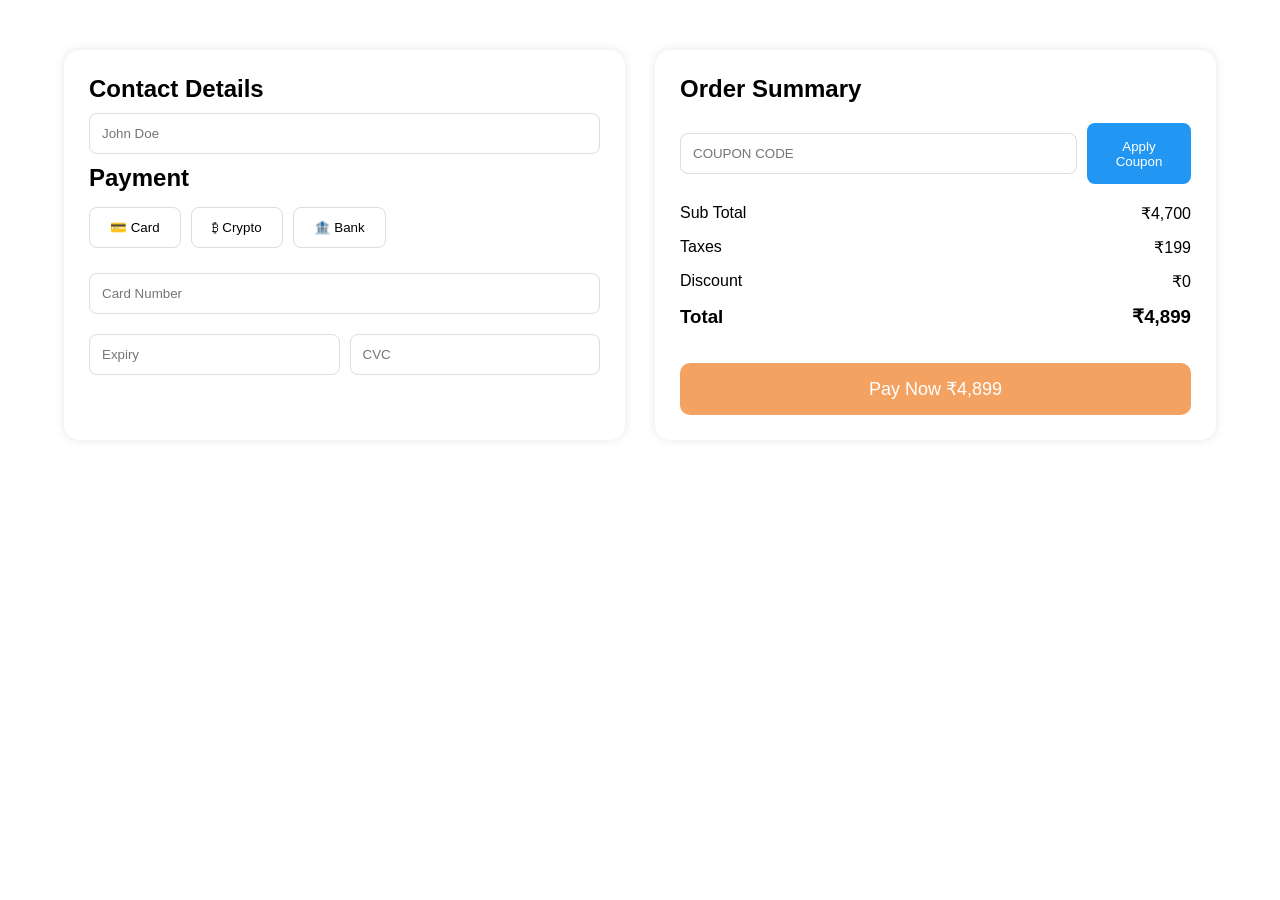
<file: payment.html>
<!DOCTYPE html>
<html lang="en">
<head>
  <meta charset="UTF-8">
  <meta name="viewport" content="width=device-width, initial-scale=1.0">
  <title>Document</title>
  <link rel="stylesheet" href="payment.css">
</head>
<body>
  <div class="checkout-container">

    <div class="payment-section">
        <h2>Contact Details</h2>
        <input type="email" placeholder="John Doe">

        <h2>Payment</h2>

        <div class="payment-methods">
            <button>💳 Card</button>
            <button>₿ Crypto</button>
            <button>🏦 Bank</button>
        </div>

        <input type="text" placeholder="Card Number">
        
        <div class="row">
            <input type="text" placeholder="Expiry">
            <input type="text" placeholder="CVC">
        </div>
    </div>

    <div class="summary-section">
        <h2>Order Summary</h2>

        <div class="coupon">
            <input type="text" placeholder="COUPON CODE">
            <button>Apply Coupon</button>
        </div>

        <div class="price">
            <p>Sub Total <span>₹4,700</span></p>
            <p>Taxes <span>₹199</span></p>
            <p>Discount <span>₹0</span></p>
            <h3>Total <span>₹4,899</span></h3>
        </div>

        <button class="pay-btn">Pay Now ₹4,899</button>
    </div>

</div>
</body>
</html>
</file>
<file: payment.css>
*{
    margin:0;
    padding:0;
    box-sizing:border-box;
    font-family:Arial, sans-serif;
}

.checkout-container{
    width:90%;
    margin:50px auto;
    display:flex;
    gap:30px;
}

.payment-section,
.summary-section{
    flex:1;
    background:#fff;
    padding:25px;
    border-radius:15px;
    box-shadow:0 0 10px rgba(0,0,0,0.1);
}

input{
    width:100%;
    padding:12px;
    margin:10px 0;
    border:1px solid #ddd;
    border-radius:8px;
}

.payment-methods{
    display:flex;
    gap:10px;
    margin:15px 0;
}

.payment-methods button{
    padding:12px 20px;
    border:1px solid #ddd;
    background:white;
    border-radius:8px;
    cursor:pointer;
}

.row{
    display:flex;
    gap:10px;
}

.coupon{
    display:flex;
    gap:10px;
    margin:20px 0;
}

.coupon button{
    background:#2196f3;
    color:white;
    border:none;
    padding:12px 20px;
    border-radius:8px;
    cursor:pointer;
}

.price p,
.price h3{
    display:flex;
    justify-content:space-between;
    margin:15px 0;
}

.pay-btn{
    width:100%;
    padding:15px;
    background:#f4a261;
    color:white;
    border:none;
    border-radius:10px;
    font-size:18px;
    margin-top:20px;
    cursor:pointer;
}
</file>
